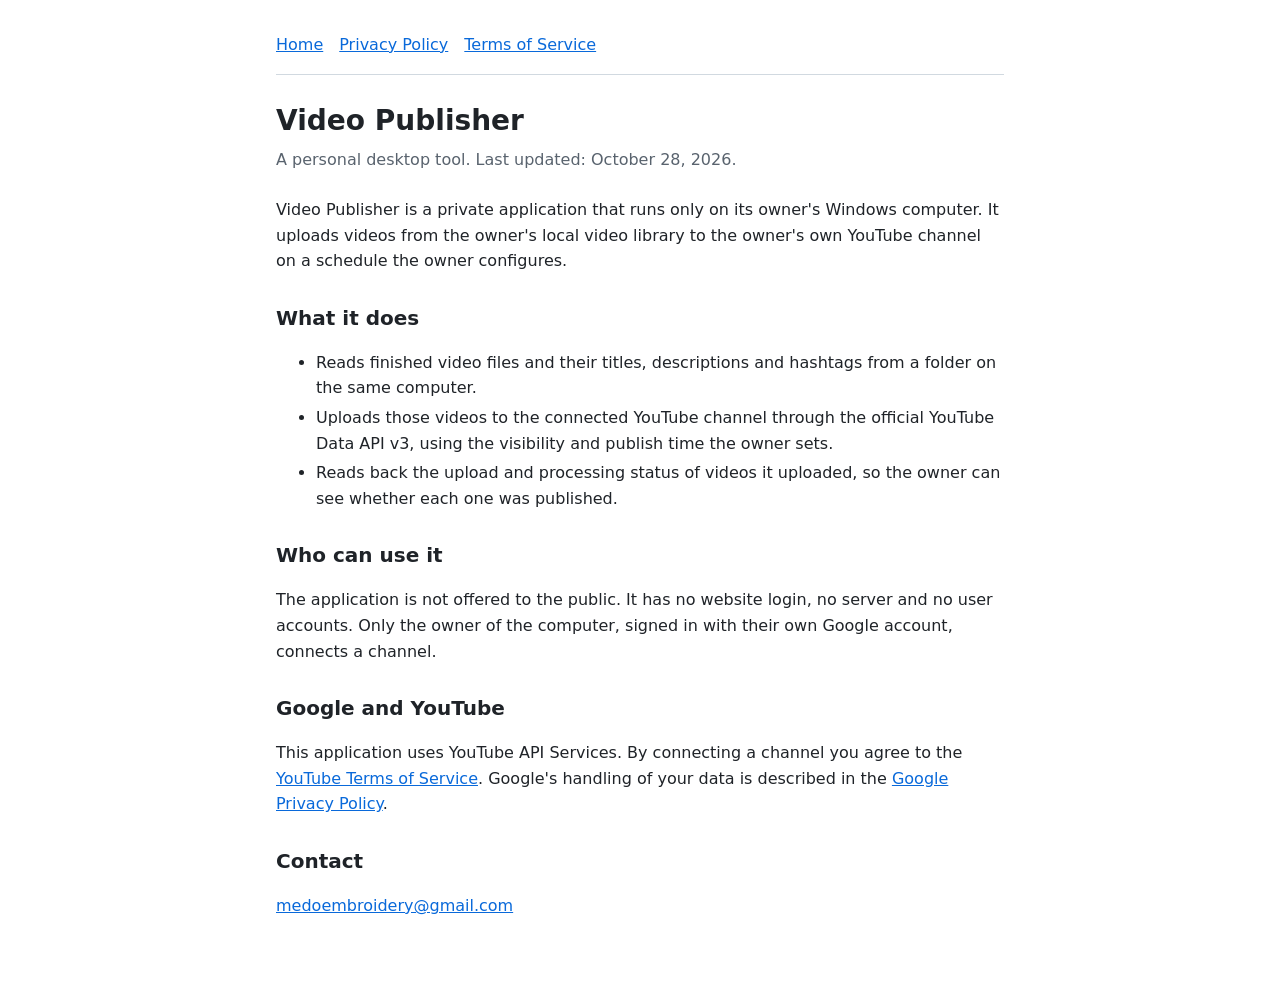
<file: index.html>
<!doctype html>
<html lang="en">
<head>
<meta charset="utf-8">
<meta name="viewport" content="width=device-width, initial-scale=1">
<title>Video Publisher</title>
<link rel="stylesheet" href="style.css">
</head>
<body>
<main>
<nav><a href="./">Home</a><a href="privacy.html">Privacy Policy</a><a href="terms.html">Terms of Service</a></nav>
<h1>Video Publisher</h1>
<p class="meta">A personal desktop tool. Last updated: October 28, 2026.</p>

<p>Video Publisher is a private application that runs only on its owner's Windows computer. It uploads videos from the owner's local video library to the owner's own YouTube channel on a schedule the owner configures.</p>

<h2>What it does</h2>
<ul>
  <li>Reads finished video files and their titles, descriptions and hashtags from a folder on the same computer.</li>
  <li>Uploads those videos to the connected YouTube channel through the official YouTube Data API v3, using the visibility and publish time the owner sets.</li>
  <li>Reads back the upload and processing status of videos it uploaded, so the owner can see whether each one was published.</li>
</ul>

<h2>Who can use it</h2>
<p>The application is not offered to the public. It has no website login, no server and no user accounts. Only the owner of the computer, signed in with their own Google account, connects a channel.</p>

<h2>Google and YouTube</h2>
<p>This application uses YouTube API Services. By connecting a channel you agree to the <a href="https://www.youtube.com/t/terms">YouTube Terms of Service</a>. Google's handling of your data is described in the <a href="https://policies.google.com/privacy">Google Privacy Policy</a>.</p>

<h2>Contact</h2>
<p><a href="mailto:medoembroidery@gmail.com">medoembroidery@gmail.com</a></p>
</main>
</body>
</html>
</file>
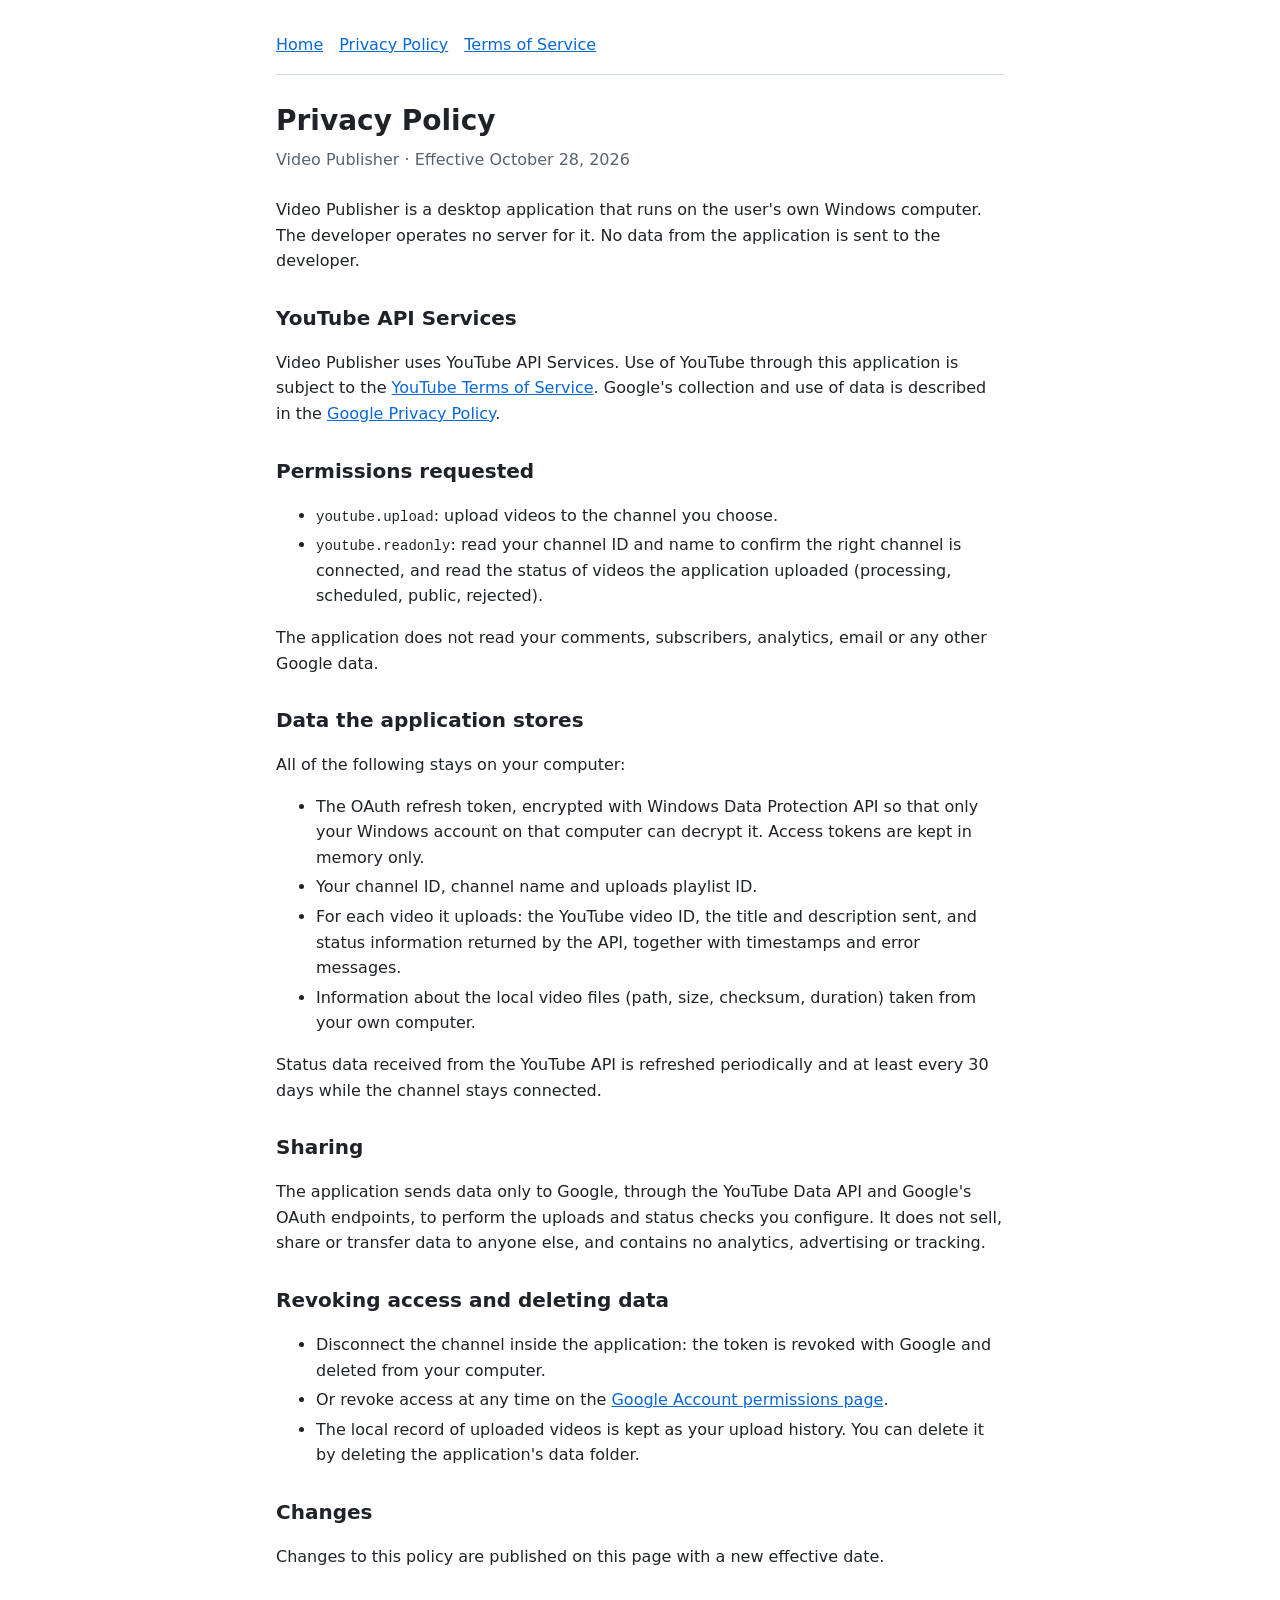
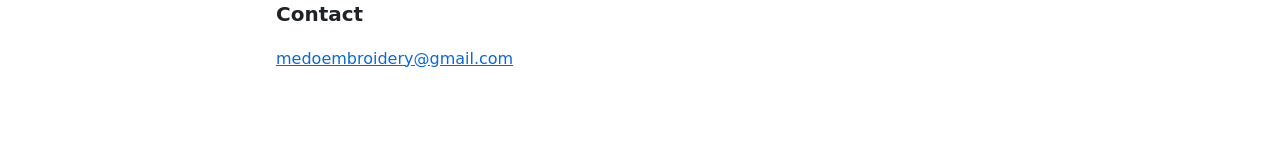
<file: privacy.html>
<!doctype html>
<html lang="en">
<head>
<meta charset="utf-8">
<meta name="viewport" content="width=device-width, initial-scale=1">
<title>Privacy Policy</title>
<link rel="stylesheet" href="style.css">
</head>
<body>
<main>
<nav><a href="./">Home</a><a href="privacy.html">Privacy Policy</a><a href="terms.html">Terms of Service</a></nav>
<h1>Privacy Policy</h1>
<p class="meta">Video Publisher · Effective October 28, 2026</p>

<p>Video Publisher is a desktop application that runs on the user's own Windows computer. The developer operates no server for it. No data from the application is sent to the developer.</p>

<h2>YouTube API Services</h2>
<p>Video Publisher uses YouTube API Services. Use of YouTube through this application is subject to the <a href="https://www.youtube.com/t/terms">YouTube Terms of Service</a>. Google's collection and use of data is described in the <a href="https://policies.google.com/privacy">Google Privacy Policy</a>.</p>

<h2>Permissions requested</h2>
<ul>
  <li><code>youtube.upload</code>: upload videos to the channel you choose.</li>
  <li><code>youtube.readonly</code>: read your channel ID and name to confirm the right channel is connected, and read the status of videos the application uploaded (processing, scheduled, public, rejected).</li>
</ul>
<p>The application does not read your comments, subscribers, analytics, email or any other Google data.</p>

<h2>Data the application stores</h2>
<p>All of the following stays on your computer:</p>
<ul>
  <li>The OAuth refresh token, encrypted with Windows Data Protection API so that only your Windows account on that computer can decrypt it. Access tokens are kept in memory only.</li>
  <li>Your channel ID, channel name and uploads playlist ID.</li>
  <li>For each video it uploads: the YouTube video ID, the title and description sent, and status information returned by the API, together with timestamps and error messages.</li>
  <li>Information about the local video files (path, size, checksum, duration) taken from your own computer.</li>
</ul>
<p>Status data received from the YouTube API is refreshed periodically and at least every 30 days while the channel stays connected.</p>

<h2>Sharing</h2>
<p>The application sends data only to Google, through the YouTube Data API and Google's OAuth endpoints, to perform the uploads and status checks you configure. It does not sell, share or transfer data to anyone else, and contains no analytics, advertising or tracking.</p>

<h2>Revoking access and deleting data</h2>
<ul>
  <li>Disconnect the channel inside the application: the token is revoked with Google and deleted from your computer.</li>
  <li>Or revoke access at any time on the <a href="https://myaccount.google.com/permissions">Google Account permissions page</a>.</li>
  <li>The local record of uploaded videos is kept as your upload history. You can delete it by deleting the application's data folder.</li>
</ul>

<h2>Changes</h2>
<p>Changes to this policy are published on this page with a new effective date.</p>

<h2>Contact</h2>
<p><a href="mailto:medoembroidery@gmail.com">medoembroidery@gmail.com</a></p>
</main>
</body>
</html>
</file>
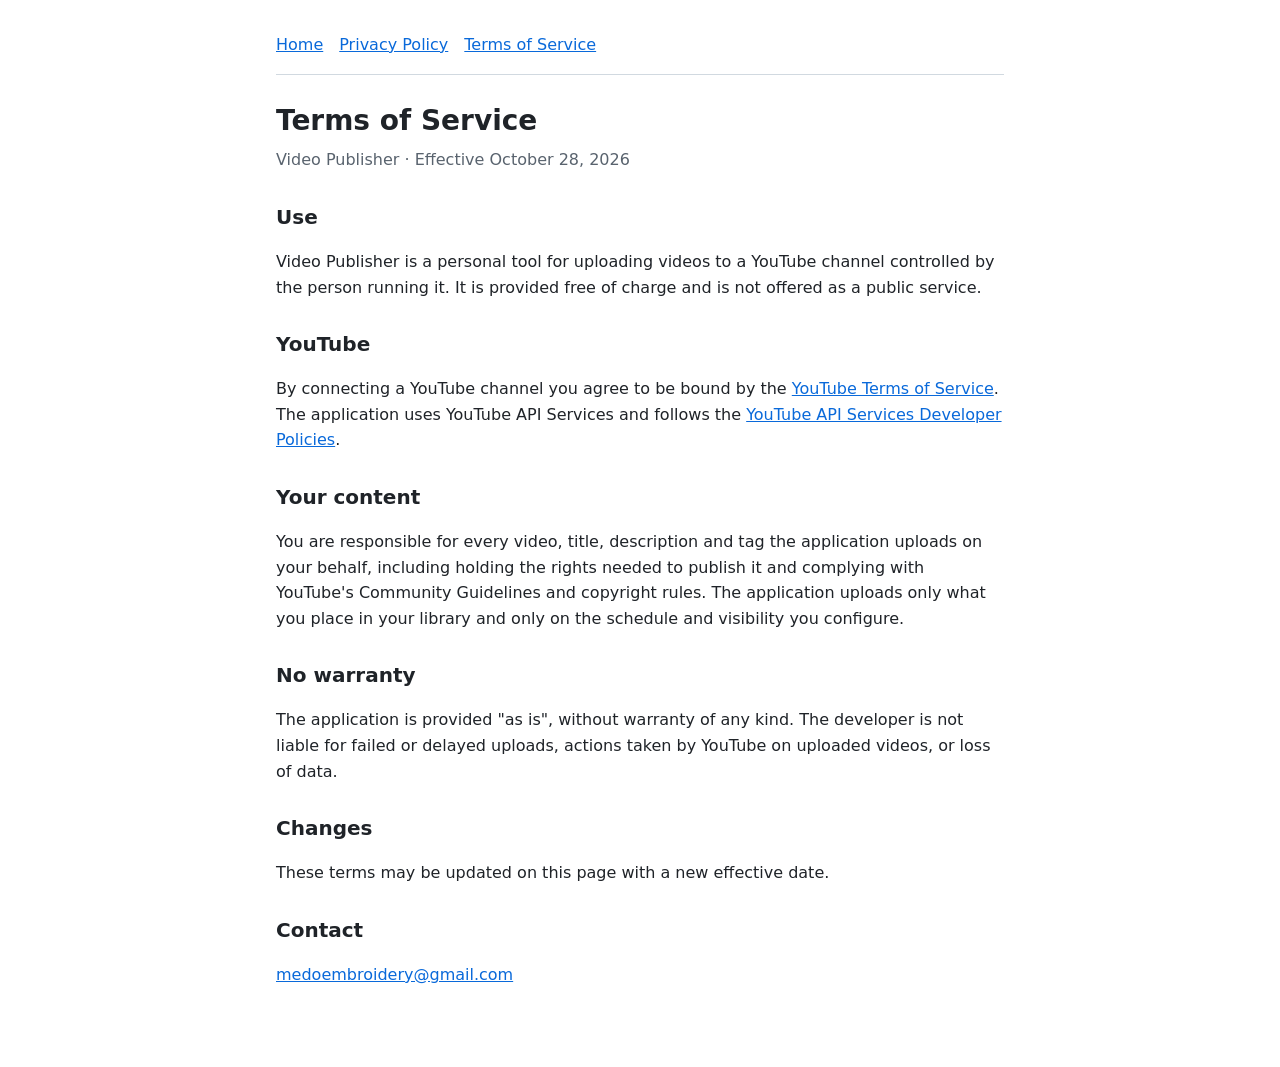
<file: terms.html>
<!doctype html>
<html lang="en">
<head>
<meta charset="utf-8">
<meta name="viewport" content="width=device-width, initial-scale=1">
<title>Terms of Service</title>
<link rel="stylesheet" href="style.css">
</head>
<body>
<main>
<nav><a href="./">Home</a><a href="privacy.html">Privacy Policy</a><a href="terms.html">Terms of Service</a></nav>
<h1>Terms of Service</h1>
<p class="meta">Video Publisher · Effective October 28, 2026</p>

<h2>Use</h2>
<p>Video Publisher is a personal tool for uploading videos to a YouTube channel controlled by the person running it. It is provided free of charge and is not offered as a public service.</p>

<h2>YouTube</h2>
<p>By connecting a YouTube channel you agree to be bound by the <a href="https://www.youtube.com/t/terms">YouTube Terms of Service</a>. The application uses YouTube API Services and follows the <a href="https://developers.google.com/youtube/terms/developer-policies">YouTube API Services Developer Policies</a>.</p>

<h2>Your content</h2>
<p>You are responsible for every video, title, description and tag the application uploads on your behalf, including holding the rights needed to publish it and complying with YouTube's Community Guidelines and copyright rules. The application uploads only what you place in your library and only on the schedule and visibility you configure.</p>

<h2>No warranty</h2>
<p>The application is provided "as is", without warranty of any kind. The developer is not liable for failed or delayed uploads, actions taken by YouTube on uploaded videos, or loss of data.</p>

<h2>Changes</h2>
<p>These terms may be updated on this page with a new effective date.</p>

<h2>Contact</h2>
<p><a href="mailto:medoembroidery@gmail.com">medoembroidery@gmail.com</a></p>
</main>
</body>
</html>
</file>
<file: style.css>
:root { --fg: #1f2328; --muted: #59636e; --line: #d1d9e0; --link: #0969da; --bg: #ffffff; }
@media (prefers-color-scheme: dark) {
  :root { --fg: #e6edf3; --muted: #9198a1; --line: #3d444d; --link: #4493f8; --bg: #0d1117; }
}
* { box-sizing: border-box; }
body { margin: 0; background: var(--bg); color: var(--fg); font: 16px/1.6 system-ui, -apple-system, "Segoe UI", sans-serif; }
main { max-width: 760px; margin: 0 auto; padding: 32px 16px 64px; }
nav { display: flex; gap: 16px; flex-wrap: wrap; padding-bottom: 16px; border-bottom: 1px solid var(--line); margin-bottom: 24px; }
a { color: var(--link); }
h1 { font-size: 28px; margin: 0 0 4px; }
h2 { font-size: 20px; margin: 28px 0 8px; }
.meta { color: var(--muted); margin: 0 0 24px; }
li { margin: 4px 0; }
code { font-size: 14px; }
</file>
